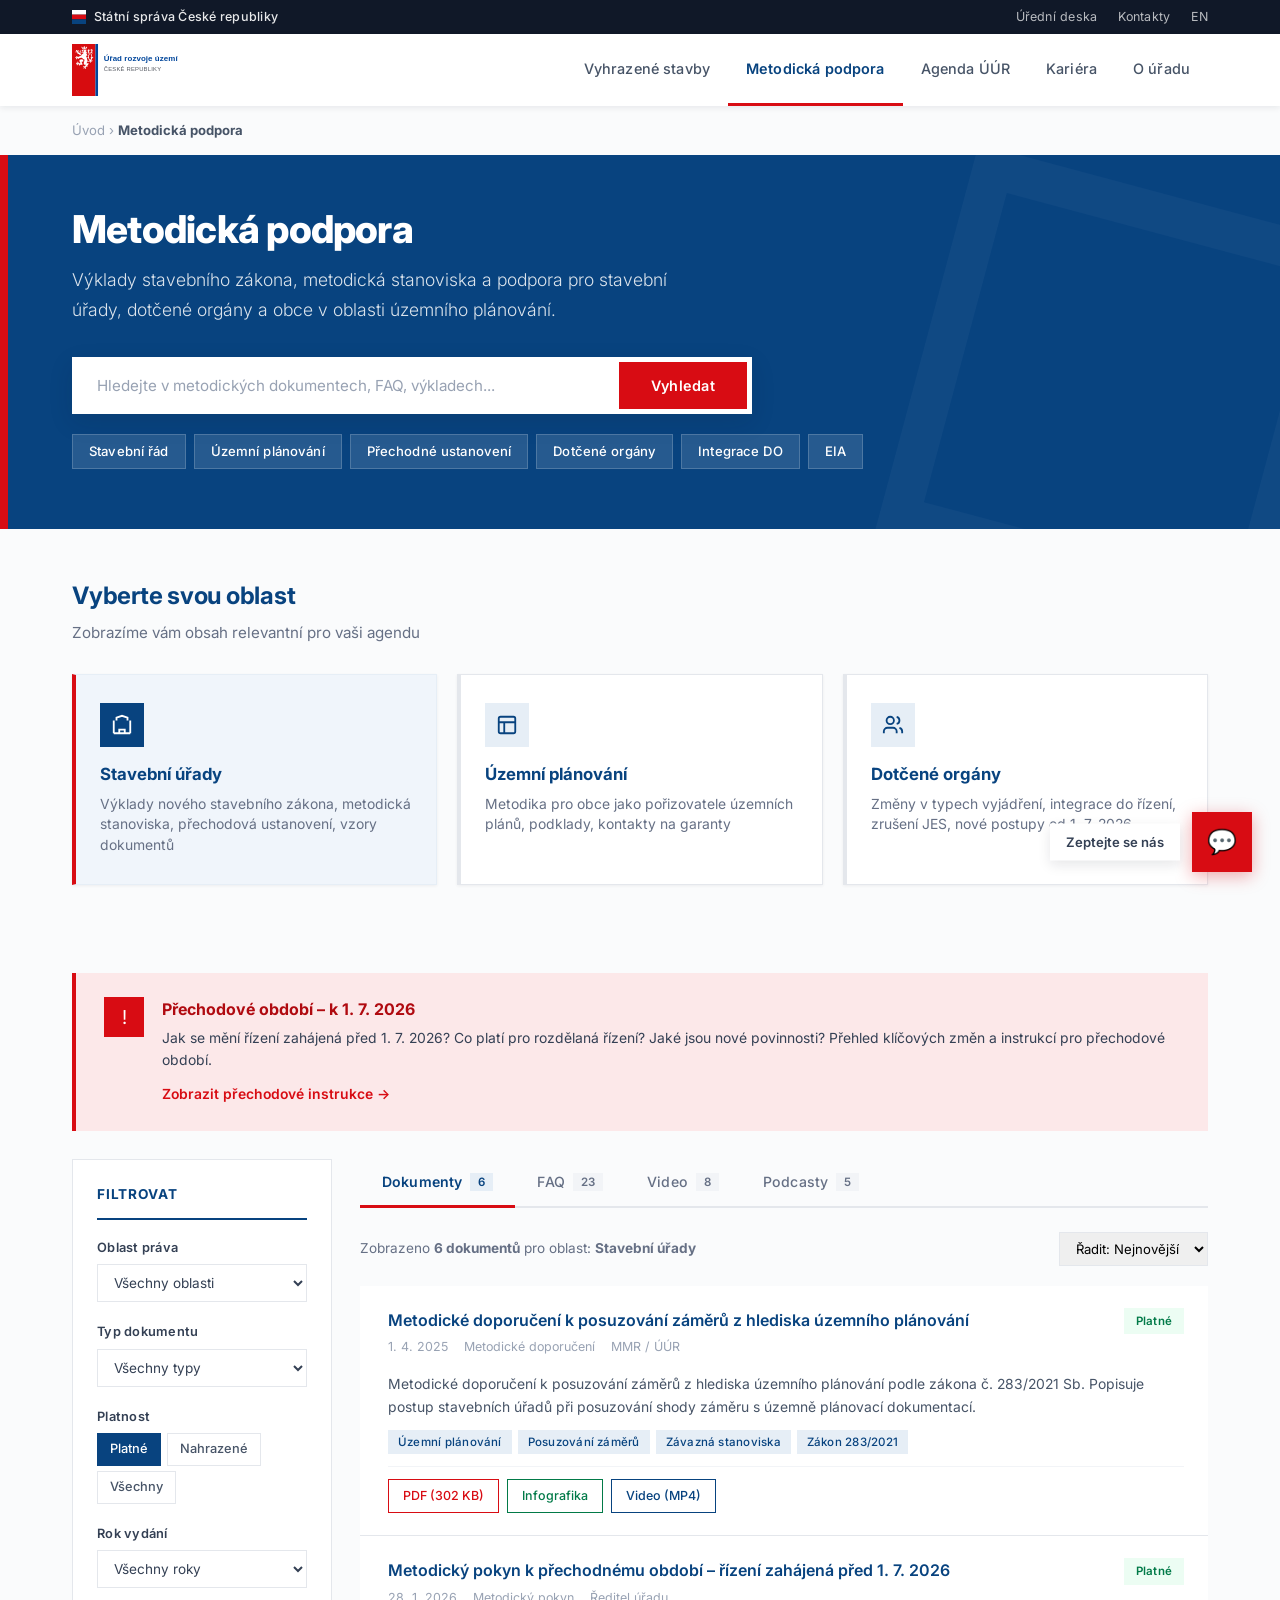
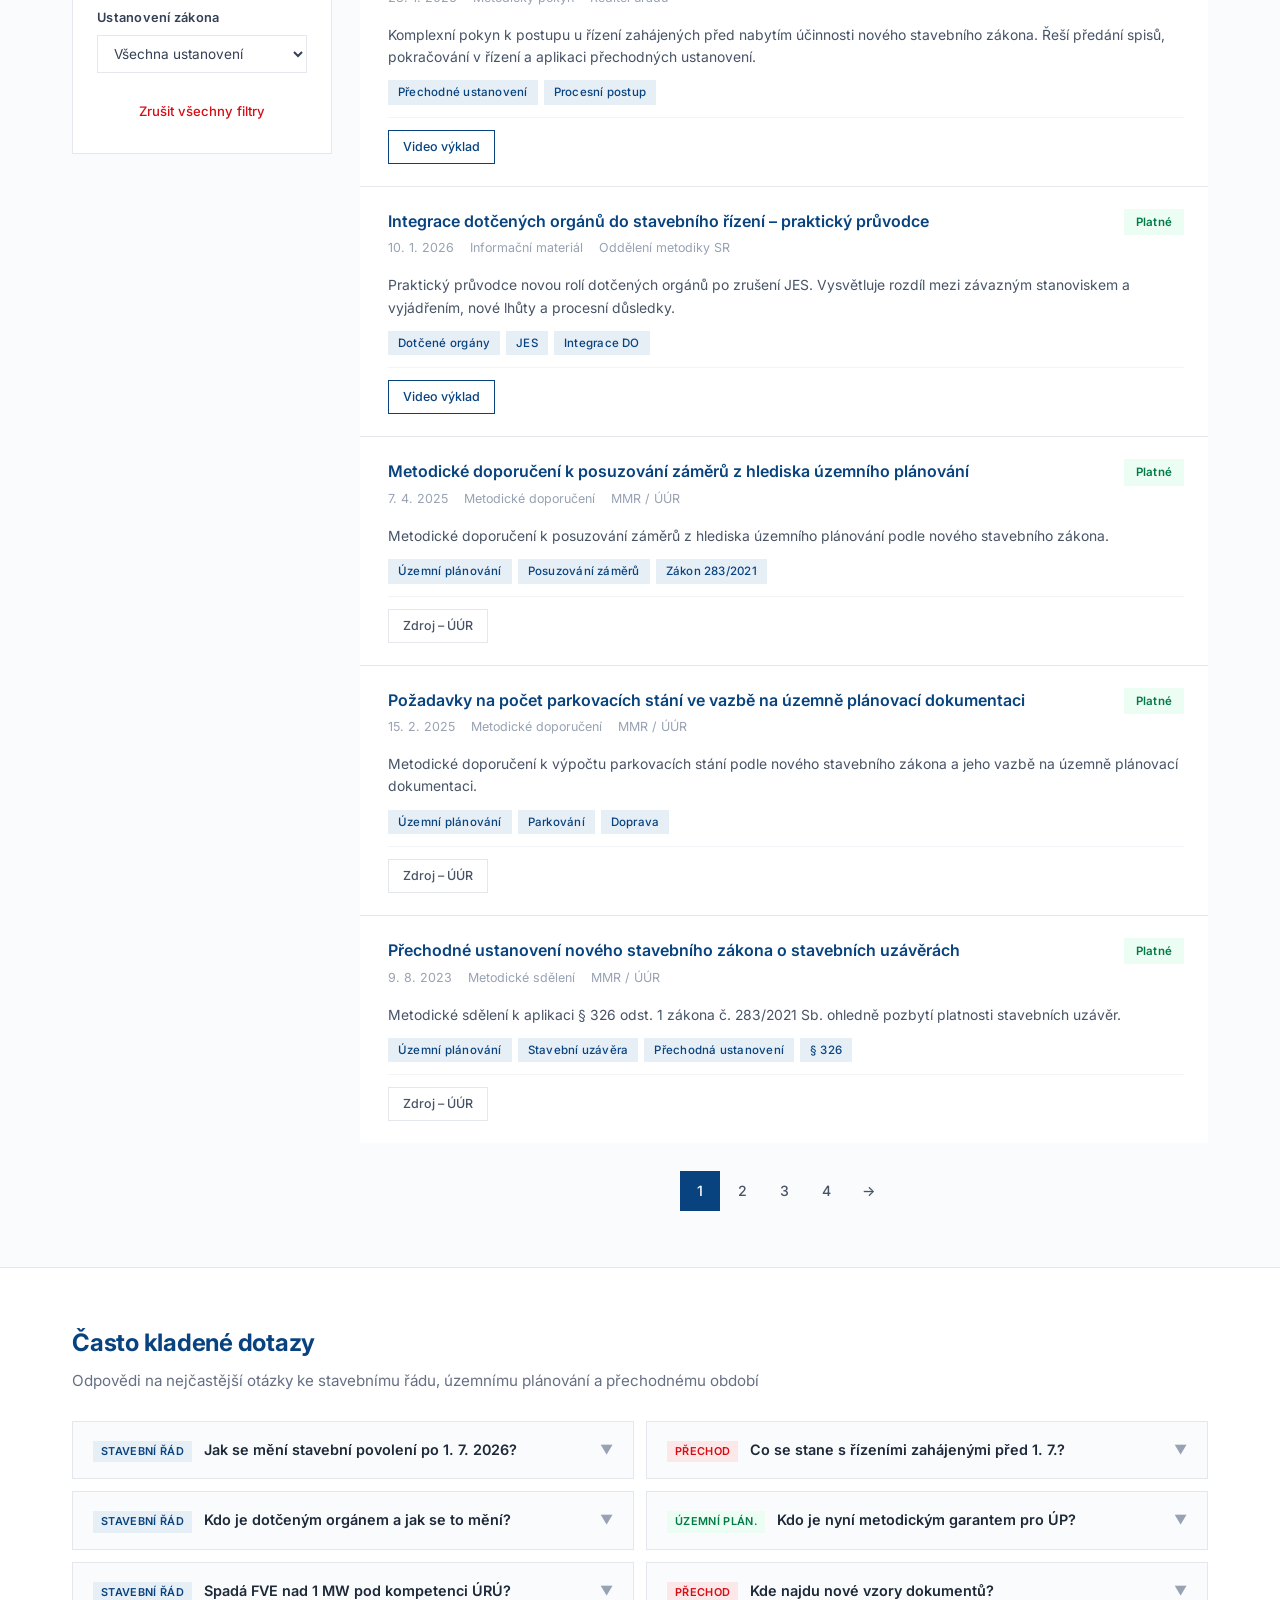
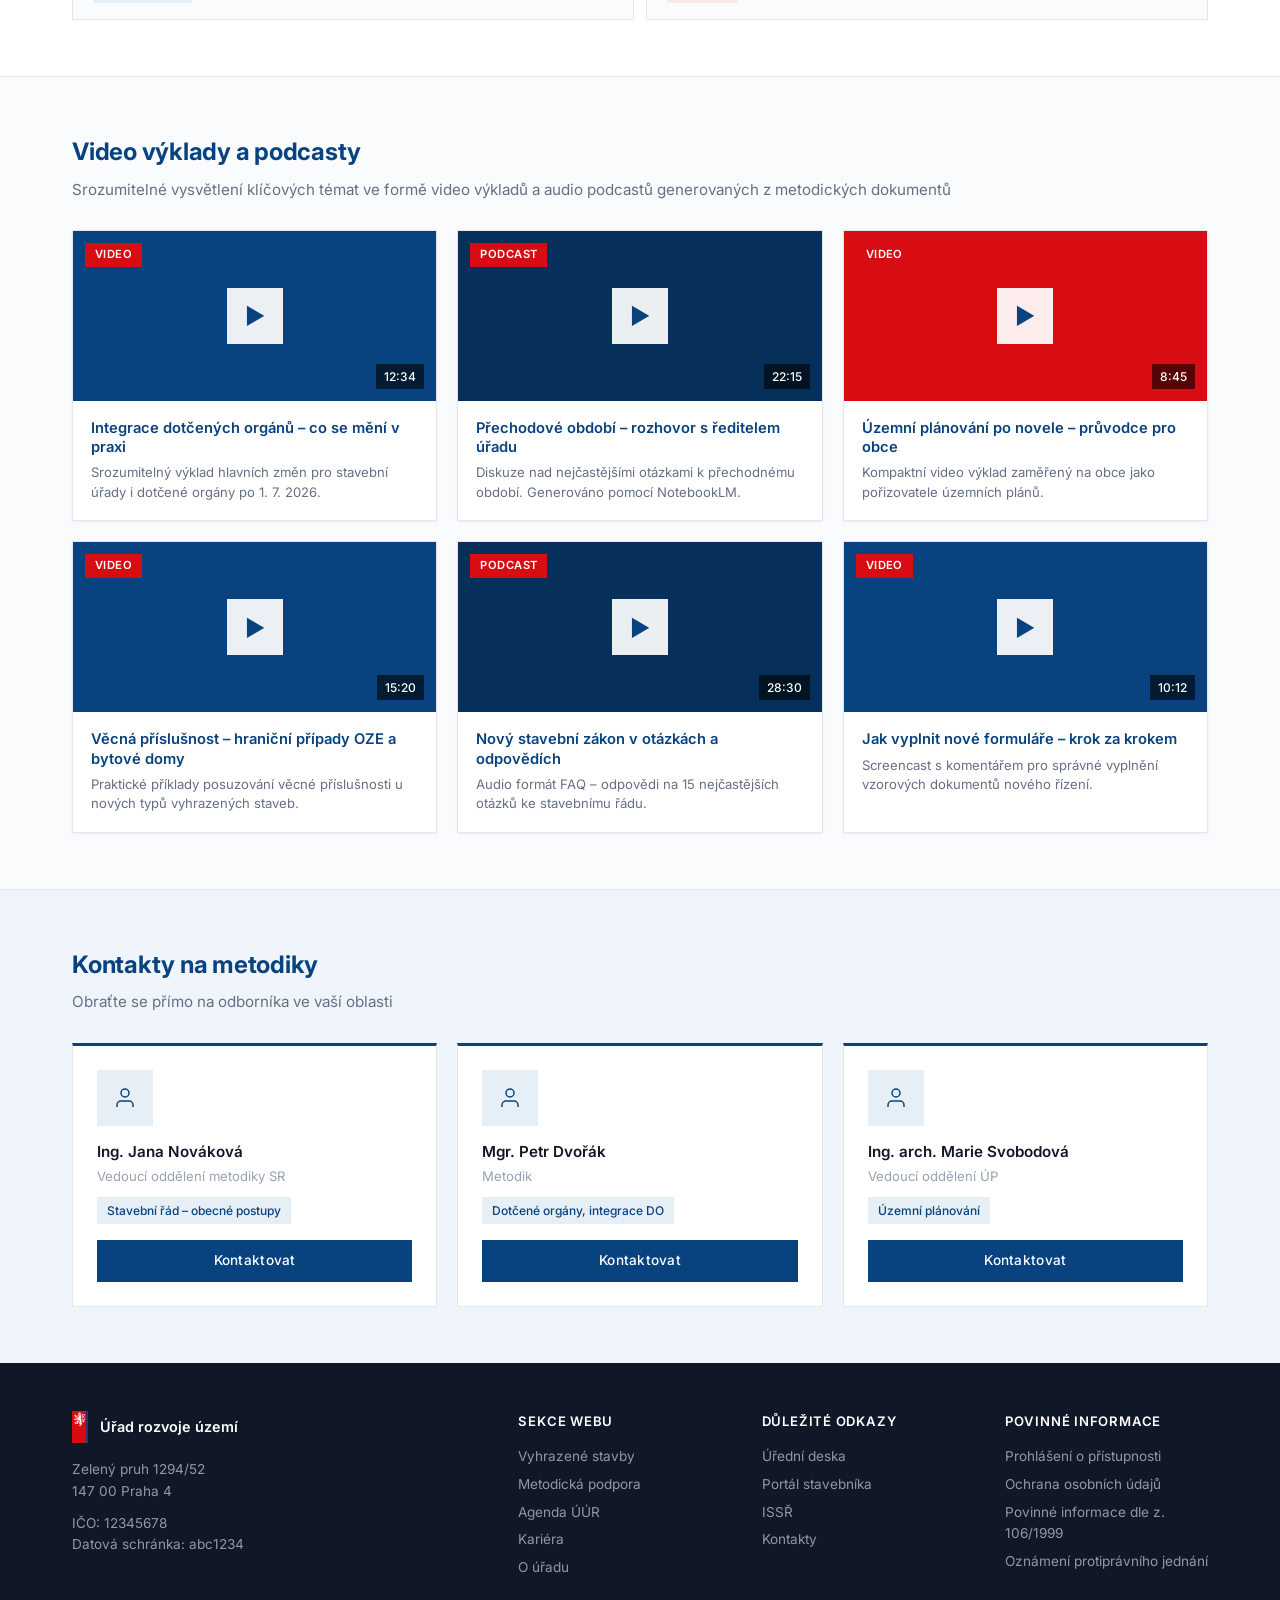
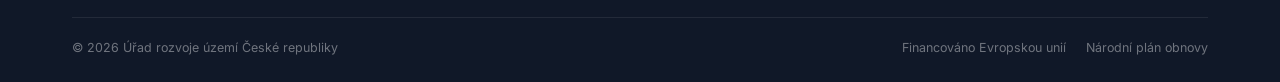
<file: index.html>
<!DOCTYPE html>
<html lang="cs">
<head>
    <meta charset="UTF-8">
    <meta name="viewport" content="width=device-width, initial-scale=1.0">
    <title>ÚRÚ – Metodická podpora</title>
    <!-- Czechia Sans™ není veřejně dostupný webfont – v produkci nahradit.
         Pro mockup používáme Inter jako nejbližší aproximaci. -->
    <link rel="preconnect" href="https://fonts.googleapis.com">
    <link rel="preconnect" href="https://fonts.gstatic.com" crossorigin>
    <link href="https://fonts.googleapis.com/css2?family=Inter:wght@300;400;500;600;700;800&display=swap" rel="stylesheet">
    <link rel="stylesheet" href="css/style.css">
</head>
<body>

<!-- SHARED HEADER (rendered by components.js) -->
<div id="site-header"></div>

<!-- BREADCRUMB -->
<div class="container">
    <div class="breadcrumb">
        <a href="#">Úvod</a> &rsaquo; <strong>Metodická podpora</strong>
    </div>
</div>

<!-- HERO -->
<section class="hero">
    <div class="container">
        <h1>Metodická podpora</h1>
        <p>Výklady stavebního zákona, metodická stanoviska a podpora pro stavební úřady, dotčené orgány a obce v oblasti územního plánování.</p>
        <div class="search-bar">
            <input type="text" placeholder="Hledejte v metodických dokumentech, FAQ, výkladech...">
            <button>Vyhledat</button>
        </div>
        <div class="hero-tags">
            <span class="hero-tag">Stavební řád</span>
            <span class="hero-tag">Územní plánování</span>
            <span class="hero-tag">Přechodné ustanovení</span>
            <span class="hero-tag">Dotčené orgány</span>
            <span class="hero-tag">Integrace DO</span>
            <span class="hero-tag">EIA</span>
        </div>
    </div>
</section>

<!-- AUDIENCE CARDS -->
<section class="audience-section">
    <div class="container">
        <div class="section-intro">
            <h2>Vyberte svou oblast</h2>
            <p>Zobrazíme vám obsah relevantní pro vaši agendu</p>
        </div>
        <div class="audience-cards">
            <div class="audience-card active" data-audience="stavebni-urady" onclick="selectAudience(this)">
                <div class="card-icon">
                    <svg width="22" height="22" viewBox="0 0 24 24" fill="none" stroke="currentColor" stroke-width="2"><path d="M3 21h18M3 7v14M21 7v14M6 7V4l6-2 6 2v3M9 21v-4h6v4M9 11h.01M15 11h.01M9 15h.01M15 15h.01"/></svg>
                </div>
                <h3>Stavební úřady</h3>
                <p>Výklady nového stavebního zákona, metodická stanoviska, přechodová ustanovení, vzory dokumentů</p>
            </div>
            <div class="audience-card" data-audience="uzemni-planovani" onclick="selectAudience(this)">
                <div class="card-icon">
                    <svg width="22" height="22" viewBox="0 0 24 24" fill="none" stroke="currentColor" stroke-width="2"><rect x="3" y="3" width="18" height="18" rx="2"/><path d="M3 9h18M9 21V9"/></svg>
                </div>
                <h3>Územní plánování</h3>
                <p>Metodika pro obce jako pořizovatele územních plánů, podklady, kontakty na garanty</p>
            </div>
            <div class="audience-card" data-audience="dotcene-organy" onclick="selectAudience(this)">
                <div class="card-icon">
                    <svg width="22" height="22" viewBox="0 0 24 24" fill="none" stroke="currentColor" stroke-width="2"><path d="M16 21v-2a4 4 0 0 0-4-4H6a4 4 0 0 0-4 4v2M9 11a4 4 0 1 0 0-8 4 4 0 0 0 0 8zM22 21v-2a4 4 0 0 0-3-3.87M16 3.13a4 4 0 0 1 0 7.75"/></svg>
                </div>
                <h3>Dotčené orgány</h3>
                <p>Změny v typech vyjádření, integrace do řízení, zrušení JES, nové postupy od 1. 7. 2026</p>
            </div>
        </div>
    </div>
</section>

<!-- MAIN CONTENT WITH FILTERS -->
<section class="content-section">
    <div class="container">

        <!-- TRANSITION BANNER -->
        <div class="transition-banner">
            <div class="banner-icon">!</div>
            <div>
                <h3>Přechodové období – k 1. 7. 2026</h3>
                <p>Jak se mění řízení zahájená před 1. 7. 2026? Co platí pro rozdělaná řízení? Jaké jsou nové povinnosti? Přehled klíčových změn a instrukcí pro přechodové období.</p>
                <a href="#">Zobrazit přechodové instrukce &rarr;</a>
            </div>
        </div>

        <div class="content-grid">
            <!-- SIDEBAR -->
            <aside class="sidebar">
                <h3>Filtrovat</h3>

                <div class="filter-group">
                    <label>Oblast práva</label>
                    <select>
                        <option>Všechny oblasti</option>
                        <option>Stavební řád</option>
                        <option>Územní plánování</option>
                        <option>Ochrana přírody</option>
                        <option>EIA</option>
                        <option>Památková péče</option>
                        <option>Vodní hospodářství</option>
                    </select>
                </div>

                <div class="filter-group">
                    <label>Typ dokumentu</label>
                    <select>
                        <option>Všechny typy</option>
                        <option>Metodické stanovisko</option>
                        <option>Výkladové stanovisko</option>
                        <option>Metodický pokyn</option>
                        <option>Vzorový dokument</option>
                        <option>Informační materiál</option>
                    </select>
                </div>

                <div class="filter-group">
                    <label>Platnost</label>
                    <div class="filter-tags">
                        <span class="filter-tag active">Platné</span>
                        <span class="filter-tag">Nahrazené</span>
                        <span class="filter-tag">Všechny</span>
                    </div>
                </div>

                <div class="filter-group">
                    <label>Rok vydání</label>
                    <select>
                        <option>Všechny roky</option>
                        <option>2026</option>
                        <option>2025</option>
                        <option>2024</option>
                        <option>Starší</option>
                    </select>
                </div>

                <div class="filter-group">
                    <label>Ustanovení zákona</label>
                    <select>
                        <option>Všechna ustanovení</option>
                        <option>§ 172 – Stavební povolení</option>
                        <option>§ 184 – Územní řízení</option>
                        <option>§ 196 – Kolaudace</option>
                        <option>§ 200 – Změna stavby</option>
                    </select>
                </div>

                <button class="filter-reset">Zrušit všechny filtry</button>
            </aside>

            <!-- CONTENT -->
            <div class="main-content">
                <div class="content-tabs">
                    <button class="content-tab active" onclick="switchTab(this, 'documents')">
                        Dokumenty <span class="badge">47</span>
                    </button>
                    <button class="content-tab" onclick="switchTab(this, 'faq')">
                        FAQ <span class="badge">23</span>
                    </button>
                    <button class="content-tab" onclick="switchTab(this, 'video')">
                        Video <span class="badge">8</span>
                    </button>
                    <button class="content-tab" onclick="switchTab(this, 'podcast')">
                        Podcasty <span class="badge">5</span>
                    </button>
                </div>

                <div class="results-bar">
                    <span id="results-summary">Zobrazeno <strong>–</strong> dokumentů</span>
                    <select id="sort-select">
                        <option value="newest">Řadit: Nejnovější</option>
                        <option value="oldest">Řadit: Nejstarší</option>
                    </select>
                </div>

                <!-- Document list – dynamically rendered from data/documents.json -->
                <div class="doc-list" id="content-documents">
                    <p class="loading-msg">Načítání dokumentů...</p>
                </div>

                <div class="pagination">
                    <a href="#" class="active">1</a>
                    <a href="#">2</a>
                    <a href="#">3</a>
                    <a href="#">4</a>
                    <a href="#">&rarr;</a>
                </div>
            </div>
        </div>
    </div>
</section>

<!-- FAQ SECTION -->
<section class="faq-section" id="faq">
    <div class="container">
        <div class="section-intro">
            <h2>Často kladené dotazy</h2>
            <p>Odpovědi na nejčastější otázky ke stavebnímu řádu, územnímu plánování a přechodnému období</p>
        </div>

        <div class="faq-grid">
            <div class="faq-item">
                <div class="faq-question" onclick="toggleFaq(this)">
                    <span><span class="faq-category-tag sr">Stavební řád</span> Jak se mění stavební povolení po 1. 7. 2026?</span>
                    <span class="arrow">&#9660;</span>
                </div>
                <div class="faq-answer">
                    Od 1. 7. 2026 se stavební povolení vydává podle nového stavebního zákona. Hlavní změnou je integrace dotčených orgánů přímo do řízení – stavebník již nebude muset separátně obstarávat závazná stanoviska. Lhůty pro vydání rozhodnutí se zkracují na 30/60 dní dle kategorie stavby.
                </div>
            </div>

            <div class="faq-item">
                <div class="faq-question" onclick="toggleFaq(this)">
                    <span><span class="faq-category-tag prechod">Přechod</span> Co se stane s řízeními zahájenými před 1. 7.?</span>
                    <span class="arrow">&#9660;</span>
                </div>
                <div class="faq-answer">
                    Řízení zahájená před 1. 7. 2026 se dokončí podle dosavadních předpisů. Pokud nebylo vydáno rozhodnutí do 1. 7., spis se předá věcně příslušnému orgánu dle nového zákona. Podrobnosti upravují přechodná ustanovení § 325–329 nového stavebního zákona.
                </div>
            </div>

            <div class="faq-item">
                <div class="faq-question" onclick="toggleFaq(this)">
                    <span><span class="faq-category-tag sr">Stavební řád</span> Kdo je dotčeným orgánem a jak se to mění?</span>
                    <span class="arrow">&#9660;</span>
                </div>
                <div class="faq-answer">
                    Dotčené orgány (hygienici, hasiči, ochrana přírody, památkáři aj.) od 1. 7. 2026 vydávají vyjádření místo závazných stanovisek. Ruší se jednotné environmentální stanovisko (JES). Dotčené orgány se stávají součástí integrovaného řízení.
                </div>
            </div>

            <div class="faq-item">
                <div class="faq-question" onclick="toggleFaq(this)">
                    <span><span class="faq-category-tag up">Územní plán.</span> Kdo je nyní metodickým garantem pro ÚP?</span>
                    <span class="arrow">&#9660;</span>
                </div>
                <div class="faq-answer">
                    Od 1. 7. 2026 přechází metodická podpora pro územní plánování z MMR na ÚRÚ. Metodickým garantem pro územní plánování je Oddělení územního plánování ÚRÚ. Kontakty na jednotlivé metodiky najdete v sekci Kontakty na metodiky.
                </div>
            </div>

            <div class="faq-item">
                <div class="faq-question" onclick="toggleFaq(this)">
                    <span><span class="faq-category-tag sr">Stavební řád</span> Spadá FVE nad 1 MW pod kompetenci ÚRÚ?</span>
                    <span class="arrow">&#9660;</span>
                </div>
                <div class="faq-answer">
                    Ano, fotovoltaické elektrárny s instalovaným výkonem nad 1 MW spadají do kategorie vyhrazených staveb a řízení vede ÚRÚ. Bateriová úložiště nad stanovenou kapacitu rovněž. Podrobnosti viz Výklad k § 172 odst. 3 stavebního zákona.
                </div>
            </div>

            <div class="faq-item">
                <div class="faq-question" onclick="toggleFaq(this)">
                    <span><span class="faq-category-tag prechod">Přechod</span> Kde najdu nové vzory dokumentů?</span>
                    <span class="arrow">&#9660;</span>
                </div>
                <div class="faq-answer">
                    Vzory dokumentů pro nová řízení jsou ke stažení v sekci Metodická stanoviska pod filtrem „Vzorový dokument". Každý vzor je doplněn o komentář a video výklad s vysvětlením správného vyplnění.
                </div>
            </div>
        </div>
    </div>
</section>

<!-- MULTIMEDIA SECTION -->
<section class="multimedia-section" id="multimedia">
    <div class="container">
        <div class="section-intro">
            <h2>Video výklady a podcasty</h2>
            <p>Srozumitelné vysvětlení klíčových témat ve formě video výkladů a audio podcastů generovaných z metodických dokumentů</p>
        </div>

        <div class="media-grid">
            <div class="media-card">
                <div class="media-thumbnail">
                    <div class="play-btn">&#9654;</div>
                    <span class="media-badge">Video</span>
                    <span class="media-duration">12:34</span>
                </div>
                <div class="media-body">
                    <h4>Integrace dotčených orgánů – co se mění v praxi</h4>
                    <p>Srozumitelný výklad hlavních změn pro stavební úřady i dotčené orgány po 1. 7. 2026.</p>
                </div>
            </div>

            <div class="media-card">
                <div class="media-thumbnail podcast">
                    <div class="play-btn">&#9654;</div>
                    <span class="media-badge">Podcast</span>
                    <span class="media-duration">22:15</span>
                </div>
                <div class="media-body">
                    <h4>Přechodové období – rozhovor s ředitelem úřadu</h4>
                    <p>Diskuze nad nejčastějšími otázkami k přechodnému období. Generováno pomocí NotebookLM.</p>
                </div>
            </div>

            <div class="media-card">
                <div class="media-thumbnail" style="background: var(--cz-red);">
                    <div class="play-btn">&#9654;</div>
                    <span class="media-badge">Video</span>
                    <span class="media-duration">8:45</span>
                </div>
                <div class="media-body">
                    <h4>Územní plánování po novele – průvodce pro obce</h4>
                    <p>Kompaktní video výklad zaměřený na obce jako pořizovatele územních plánů.</p>
                </div>
            </div>

            <div class="media-card">
                <div class="media-thumbnail">
                    <div class="play-btn">&#9654;</div>
                    <span class="media-badge">Video</span>
                    <span class="media-duration">15:20</span>
                </div>
                <div class="media-body">
                    <h4>Věcná příslušnost – hraniční případy OZE a bytové domy</h4>
                    <p>Praktické příklady posuzování věcné příslušnosti u nových typů vyhrazených staveb.</p>
                </div>
            </div>

            <div class="media-card">
                <div class="media-thumbnail podcast">
                    <div class="play-btn">&#9654;</div>
                    <span class="media-badge">Podcast</span>
                    <span class="media-duration">28:30</span>
                </div>
                <div class="media-body">
                    <h4>Nový stavební zákon v otázkách a odpovědích</h4>
                    <p>Audio formát FAQ – odpovědi na 15 nejčastějších otázků ke stavebnímu řádu.</p>
                </div>
            </div>

            <div class="media-card">
                <div class="media-thumbnail">
                    <div class="play-btn">&#9654;</div>
                    <span class="media-badge">Video</span>
                    <span class="media-duration">10:12</span>
                </div>
                <div class="media-body">
                    <h4>Jak vyplnit nové formuláře – krok za krokem</h4>
                    <p>Screencast s komentářem pro správné vyplnění vzorových dokumentů nového řízení.</p>
                </div>
            </div>
        </div>
    </div>
</section>

<!-- CONTACTS -->
<section class="contacts-section" id="contacts">
    <div class="container">
        <div class="section-intro">
            <h2>Kontakty na metodiky</h2>
            <p>Obraťte se přímo na odborníka ve vaší oblasti</p>
        </div>

        <div class="contacts-grid">
            <div class="contact-card">
                <div class="contact-avatar">
                    <svg width="24" height="24" viewBox="0 0 24 24" fill="none" stroke="currentColor" stroke-width="1.5"><path d="M20 21v-2a4 4 0 0 0-4-4H8a4 4 0 0 0-4 4v2M12 11a4 4 0 1 0 0-8 4 4 0 0 0 0 8z"/></svg>
                </div>
                <h4>Ing. Jana Nováková</h4>
                <div class="role">Vedoucí oddělení metodiky SR</div>
                <div class="area">Stavební řád – obecné postupy</div>
                <a href="#" class="contact-link">Kontaktovat</a>
            </div>
            <div class="contact-card">
                <div class="contact-avatar">
                    <svg width="24" height="24" viewBox="0 0 24 24" fill="none" stroke="currentColor" stroke-width="1.5"><path d="M20 21v-2a4 4 0 0 0-4-4H8a4 4 0 0 0-4 4v2M12 11a4 4 0 1 0 0-8 4 4 0 0 0 0 8z"/></svg>
                </div>
                <h4>Mgr. Petr Dvořák</h4>
                <div class="role">Metodik</div>
                <div class="area">Dotčené orgány, integrace DO</div>
                <a href="#" class="contact-link">Kontaktovat</a>
            </div>
            <div class="contact-card">
                <div class="contact-avatar">
                    <svg width="24" height="24" viewBox="0 0 24 24" fill="none" stroke="currentColor" stroke-width="1.5"><path d="M20 21v-2a4 4 0 0 0-4-4H8a4 4 0 0 0-4 4v2M12 11a4 4 0 1 0 0-8 4 4 0 0 0 0 8z"/></svg>
                </div>
                <h4>Ing. arch. Marie Svobodová</h4>
                <div class="role">Vedoucí oddělení ÚP</div>
                <div class="area">Územní plánování</div>
                <a href="#" class="contact-link">Kontaktovat</a>
            </div>
        </div>
    </div>
</section>

<!-- SHARED FOOTER (rendered by components.js) -->
<div id="site-footer"></div>

<!-- SHARED CHATBOT (rendered by components.js) -->
<div id="site-chatbot"></div>

<!-- Scripts -->
<script src="js/components.js"></script>
<script src="js/main.js"></script>

</body>
</html>
</file>
<file: css/style.css>
/* ============================================================
   ÚRÚ – Metodická podpora
   Jednotný vizuální styl České republiky
   ============================================================
   Červená:  #d80c13  (Pantone 485 C)
   Modrá:   #08437f  (Pantone Reflex Blue C)
   Bílá:    #ffffff
   Font:    Czechia Sans™ (Inter jako aproximace)
   ============================================================ */

:root {
    --cz-red: #d80c13;
    --cz-red-dark: #b00a10;
    --cz-red-light: #fce8e9;
    --cz-blue: #08437f;
    --cz-blue-dark: #062f5a;
    --cz-blue-light: #e6eef6;
    --cz-blue-pale: #f0f5fb;
    --white: #ffffff;
    --gray-50: #fafbfc;
    --gray-100: #f2f4f7;
    --gray-200: #e4e7ec;
    --gray-300: #cdd3dc;
    --gray-400: #98a2b3;
    --gray-500: #667085;
    --gray-600: #475467;
    --gray-700: #344054;
    --gray-800: #1d2939;
    --gray-900: #101828;
    --success: #12b76a;
    --warning: #f79009;
    --shadow-sm: 0 1px 3px rgba(16,24,40,0.06);
    --shadow: 0 2px 6px rgba(16,24,40,0.08);
    --shadow-md: 0 4px 12px rgba(16,24,40,0.10);
    --shadow-lg: 0 8px 24px rgba(16,24,40,0.12);
    --transition: 0.15s ease;
}

* { margin: 0; padding: 0; box-sizing: border-box; }

body {
    font-family: 'Inter', system-ui, -apple-system, sans-serif;
    background: var(--gray-50);
    color: var(--gray-900);
    line-height: 1.6;
    -webkit-font-smoothing: antialiased;
}

.container { max-width: 1200px; margin: 0 auto; padding: 0 32px; }

/* ===== UTILITY: Modrý vertikální pruh — klíčový prvek JVS ===== */
.jvs-stripe {
    position: relative;
}
.jvs-stripe::before {
    content: '';
    position: absolute;
    left: 0;
    top: 0;
    bottom: 0;
    width: 4px;
    background: var(--cz-blue);
}

/* ===== TOP BAR ===== */
.top-bar {
    background: var(--gray-900);
    color: rgba(255,255,255,0.7);
    font-size: 0.78rem;
    padding: 7px 0;
    letter-spacing: 0.02em;
}
.top-bar .container {
    display: flex;
    justify-content: space-between;
    align-items: center;
}
.top-bar-left {
    display: flex;
    gap: 20px;
}
.top-bar a {
    color: rgba(255,255,255,0.7);
    text-decoration: none;
    transition: var(--transition);
}
.top-bar a:hover { color: white; }
.top-bar .gov-label {
    font-weight: 500;
    color: rgba(255,255,255,0.9);
    display: flex;
    align-items: center;
    gap: 8px;
}

/* ===== HEADER ===== */
header {
    background: var(--white);
    position: sticky;
    top: 0;
    z-index: 100;
    box-shadow: var(--shadow);
}
.header-inner {
    display: flex;
    align-items: center;
    justify-content: space-between;
    padding: 0;
    height: 72px;
}
.logo {
    display: flex;
    align-items: center;
    gap: 16px;
    text-decoration: none;
    color: var(--gray-900);
}
.logo-mark {
    display: flex;
    align-items: center;
    height: 52px;
    gap: 0;
    flex-shrink: 0;
}
.logo-mark img {
    height: 52px;
    width: auto;
    display: block;
}
.logo-text {
    display: flex;
    flex-direction: column;
    justify-content: center;
}
.logo-text .institution {
    font-size: 1.05rem;
    font-weight: 700;
    color: var(--cz-blue);
    line-height: 1.2;
    letter-spacing: -0.01em;
}
.logo-text .country {
    font-size: 0.78rem;
    font-weight: 400;
    color: var(--gray-500);
    letter-spacing: 0.04em;
    text-transform: uppercase;
}

nav { display: flex; align-items: center; }
nav ul {
    display: flex;
    list-style: none;
    gap: 0;
}
nav a {
    display: flex;
    align-items: center;
    height: 72px;
    padding: 0 18px;
    text-decoration: none;
    color: var(--gray-600);
    font-size: 0.9rem;
    font-weight: 500;
    transition: var(--transition);
    border-bottom: 3px solid transparent;
    letter-spacing: 0.01em;
}
nav a:hover {
    color: var(--cz-blue);
    border-bottom-color: var(--cz-blue);
    background: var(--cz-blue-pale);
}
nav a.active {
    color: var(--cz-blue);
    border-bottom-color: var(--cz-red);
    font-weight: 600;
}

/* ===== BREADCRUMB ===== */
.breadcrumb {
    padding: 14px 0;
    font-size: 0.82rem;
    color: var(--gray-400);
}
.breadcrumb a { color: var(--gray-400); text-decoration: none; }
.breadcrumb a:hover { color: var(--cz-blue); }
.breadcrumb strong { color: var(--gray-600); }

/* ===== HERO ===== */
.hero {
    background: var(--cz-blue);
    color: white;
    padding: 52px 0 60px;
    position: relative;
    overflow: hidden;
}
.hero::before {
    content: '';
    position: absolute;
    left: 0;
    top: 0;
    bottom: 0;
    width: 8px;
    background: var(--cz-red);
}
.hero::after {
    content: '';
    position: absolute;
    right: -40px;
    bottom: -60px;
    width: 320px;
    height: 320px;
    border: 40px solid rgba(255,255,255,0.03);
    border-radius: 0;
    transform: rotate(15deg);
}
.hero h1 {
    font-size: 2.4rem;
    margin-bottom: 14px;
    font-weight: 800;
    letter-spacing: -0.02em;
    line-height: 1.15;
}
.hero p {
    font-size: 1.1rem;
    opacity: 0.85;
    max-width: 640px;
    margin-bottom: 32px;
    font-weight: 300;
    line-height: 1.7;
}

/* ===== SEARCH BAR ===== */
.search-bar {
    background: var(--white);
    padding: 5px;
    display: flex;
    max-width: 680px;
    box-shadow: var(--shadow-lg);
}
.search-bar input {
    flex: 1;
    border: none;
    padding: 14px 20px;
    font-size: 0.95rem;
    font-family: inherit;
    outline: none;
    background: transparent;
    color: var(--gray-900);
}
.search-bar input::placeholder { color: var(--gray-400); }
.search-bar button {
    background: var(--cz-red);
    color: white;
    border: none;
    padding: 14px 32px;
    font-size: 0.9rem;
    font-weight: 600;
    font-family: inherit;
    cursor: pointer;
    transition: var(--transition);
    letter-spacing: 0.02em;
}
.search-bar button:hover { background: var(--cz-red-dark); }

.hero-tags {
    margin-top: 20px;
    display: flex;
    gap: 8px;
    flex-wrap: wrap;
}
.hero-tag {
    background: rgba(255,255,255,0.12);
    color: white;
    padding: 6px 16px;
    font-size: 0.82rem;
    cursor: pointer;
    transition: var(--transition);
    border: 1px solid rgba(255,255,255,0.18);
    font-weight: 500;
    letter-spacing: 0.01em;
}
.hero-tag:hover {
    background: rgba(255,255,255,0.22);
    border-color: rgba(255,255,255,0.3);
}

/* ===== AUDIENCE SECTION ===== */
.audience-section { padding: 48px 0; }
.section-intro { margin-bottom: 28px; }
.section-intro h2 {
    font-size: 1.5rem;
    color: var(--cz-blue);
    margin-bottom: 6px;
    font-weight: 700;
    letter-spacing: -0.01em;
}
.section-intro p {
    color: var(--gray-500);
    font-size: 0.95rem;
}

.audience-cards {
    display: grid;
    grid-template-columns: repeat(3, 1fr);
    gap: 20px;
    margin-bottom: 40px;
}
.audience-card {
    background: var(--white);
    padding: 28px 24px;
    cursor: pointer;
    transition: var(--transition);
    border: 1px solid var(--gray-200);
    border-left: 4px solid var(--gray-200);
    box-shadow: var(--shadow-sm);
}
.audience-card:hover {
    border-left-color: var(--cz-blue);
    box-shadow: var(--shadow-md);
    transform: translateY(-1px);
}
.audience-card.active {
    border-left-color: var(--cz-red);
    background: var(--cz-blue-pale);
    border-color: var(--cz-blue-light);
    border-left-color: var(--cz-red);
}
.audience-card .card-icon {
    width: 44px;
    height: 44px;
    display: flex;
    align-items: center;
    justify-content: center;
    margin-bottom: 14px;
    background: var(--cz-blue-light);
    color: var(--cz-blue);
}
.audience-card.active .card-icon {
    background: var(--cz-blue);
    color: white;
}
.audience-card h3 {
    font-size: 1.05rem;
    margin-bottom: 6px;
    color: var(--cz-blue);
    font-weight: 700;
}
.audience-card p { font-size: 0.87rem; color: var(--gray-500); line-height: 1.5; }

/* ===== CONTENT GRID ===== */
.content-section { padding: 0 0 56px; }
.content-grid {
    display: grid;
    grid-template-columns: 260px 1fr;
    gap: 28px;
}

/* SIDEBAR */
.sidebar {
    background: var(--white);
    border: 1px solid var(--gray-200);
    padding: 24px;
    position: sticky;
    top: 90px;
    height: fit-content;
}
.sidebar h3 {
    font-size: 0.85rem;
    color: var(--cz-blue);
    margin-bottom: 18px;
    padding-bottom: 12px;
    border-bottom: 2px solid var(--cz-blue);
    text-transform: uppercase;
    letter-spacing: 0.06em;
    font-weight: 700;
}
.filter-group { margin-bottom: 20px; }
.filter-group label {
    display: block;
    font-size: 0.8rem;
    font-weight: 600;
    color: var(--gray-700);
    margin-bottom: 6px;
    letter-spacing: 0.02em;
}
.filter-group select {
    width: 100%;
    padding: 9px 12px;
    border: 1px solid var(--gray-200);
    font-size: 0.85rem;
    font-family: inherit;
    background: var(--white);
    color: var(--gray-700);
    cursor: pointer;
    transition: var(--transition);
}
.filter-group select:focus {
    border-color: var(--cz-blue);
    outline: 2px solid var(--cz-blue-light);
}
.filter-tags { display: flex; flex-wrap: wrap; gap: 6px; }
.filter-tag {
    padding: 5px 12px;
    border: 1px solid var(--gray-200);
    font-size: 0.8rem;
    cursor: pointer;
    transition: var(--transition);
    color: var(--gray-600);
    background: var(--white);
    font-weight: 500;
}
.filter-tag:hover { border-color: var(--cz-blue); color: var(--cz-blue); }
.filter-tag.active {
    background: var(--cz-blue);
    color: white;
    border-color: var(--cz-blue);
}
.filter-reset {
    display: block;
    text-align: center;
    padding: 10px;
    color: var(--cz-red);
    font-size: 0.82rem;
    cursor: pointer;
    border: none;
    background: none;
    width: 100%;
    margin-top: 12px;
    font-family: inherit;
    font-weight: 500;
}
.filter-reset:hover { text-decoration: underline; }

/* CONTENT TABS */
.content-tabs {
    display: flex;
    gap: 0;
    margin-bottom: 24px;
    border-bottom: 2px solid var(--gray-200);
}
.content-tab {
    padding: 14px 22px;
    cursor: pointer;
    font-size: 0.88rem;
    font-weight: 500;
    color: var(--gray-500);
    transition: var(--transition);
    border: none;
    background: none;
    font-family: inherit;
    display: flex;
    align-items: center;
    gap: 8px;
    border-bottom: 3px solid transparent;
    margin-bottom: -2px;
    letter-spacing: 0.01em;
}
.content-tab:hover { color: var(--cz-blue); }
.content-tab.active {
    color: var(--cz-blue);
    border-bottom-color: var(--cz-red);
    font-weight: 600;
}
.content-tab .badge {
    background: var(--gray-100);
    padding: 2px 8px;
    font-size: 0.72rem;
    font-weight: 600;
    color: var(--gray-500);
}
.content-tab.active .badge {
    background: var(--cz-blue-light);
    color: var(--cz-blue);
}

/* RESULTS BAR */
.results-bar {
    display: flex;
    justify-content: space-between;
    align-items: center;
    margin-bottom: 20px;
    font-size: 0.85rem;
    color: var(--gray-500);
}
.results-bar select {
    padding: 7px 12px;
    border: 1px solid var(--gray-200);
    font-size: 0.82rem;
    font-family: inherit;
}

/* TRANSITION BANNER */
.transition-banner {
    background: var(--cz-red-light);
    border-left: 4px solid var(--cz-red);
    padding: 24px 28px;
    margin-bottom: 28px;
    display: flex;
    gap: 18px;
    align-items: flex-start;
}
.transition-banner .banner-icon {
    width: 40px;
    height: 40px;
    background: var(--cz-red);
    color: white;
    display: flex;
    align-items: center;
    justify-content: center;
    font-size: 1.2rem;
    flex-shrink: 0;
}
.transition-banner h3 {
    font-size: 1rem;
    color: var(--cz-red-dark);
    margin-bottom: 4px;
    font-weight: 700;
}
.transition-banner p {
    font-size: 0.87rem;
    color: var(--gray-700);
    margin-bottom: 10px;
}
.transition-banner a {
    color: var(--cz-red);
    font-weight: 600;
    text-decoration: none;
    font-size: 0.87rem;
}
.transition-banner a:hover { text-decoration: underline; }

/* DOCUMENT CARDS */
.doc-list { display: flex; flex-direction: column; gap: 1px; background: var(--gray-200); }
.doc-card {
    background: var(--white);
    padding: 22px 24px;
    transition: var(--transition);
    border-left: 4px solid transparent;
}
.doc-card:hover {
    background: var(--cz-blue-pale);
    border-left-color: var(--cz-blue);
}
.doc-card-header {
    display: flex;
    justify-content: space-between;
    align-items: flex-start;
    margin-bottom: 8px;
}
.doc-card h4 {
    font-size: 1rem;
    color: var(--cz-blue);
    margin-bottom: 4px;
    font-weight: 600;
}
.doc-card h4 a { color: inherit; text-decoration: none; }
.doc-card h4 a:hover { text-decoration: underline; }
.doc-meta {
    display: flex;
    gap: 16px;
    font-size: 0.78rem;
    color: var(--gray-400);
    margin-bottom: 8px;
}
.doc-meta span { display: flex; align-items: center; gap: 4px; }
.doc-excerpt {
    font-size: 0.87rem;
    color: var(--gray-600);
    margin-bottom: 12px;
    line-height: 1.6;
}
.doc-tags { display: flex; gap: 6px; flex-wrap: wrap; }
.doc-tag {
    padding: 3px 10px;
    background: var(--cz-blue-light);
    font-size: 0.72rem;
    color: var(--cz-blue);
    font-weight: 500;
    letter-spacing: 0.02em;
}
.doc-status {
    padding: 4px 12px;
    font-size: 0.72rem;
    font-weight: 600;
    white-space: nowrap;
    letter-spacing: 0.02em;
}
.doc-status.platne { background: #ecfdf3; color: #027a48; }
.doc-status.nahrazene { background: #fffaeb; color: #b54708; }
.doc-format {
    display: flex;
    gap: 8px;
    margin-top: 12px;
    padding-top: 12px;
    border-top: 1px solid var(--gray-100);
}
.format-btn {
    padding: 6px 14px;
    font-size: 0.78rem;
    cursor: pointer;
    transition: var(--transition);
    border: 1px solid var(--gray-200);
    background: var(--white);
    color: var(--gray-600);
    display: flex;
    align-items: center;
    gap: 6px;
    text-decoration: none;
    font-family: inherit;
    font-weight: 500;
}
.format-btn:hover { background: var(--gray-100); }
.format-btn.pdf { border-color: var(--cz-red); color: var(--cz-red); }
.format-btn.pdf:hover { background: var(--cz-red-light); }
.format-btn.video { border-color: var(--cz-blue); color: var(--cz-blue); }
.format-btn.video:hover { background: var(--cz-blue-light); }
.format-btn.infographic { border-color: #027a48; color: #027a48; }
.format-btn.infographic:hover { background: #ecfdf3; }

/* LOADING & NO RESULTS */
.loading-msg, .no-results {
    text-align: center;
    padding: 40px 20px;
    color: var(--gray-500);
    font-size: 0.95rem;
}

/* PAGINATION */
.pagination {
    display: flex;
    justify-content: center;
    gap: 2px;
    margin-top: 28px;
}
.pagination a {
    display: flex;
    align-items: center;
    justify-content: center;
    width: 40px;
    height: 40px;
    text-decoration: none;
    color: var(--gray-600);
    font-size: 0.88rem;
    transition: var(--transition);
    font-weight: 500;
}
.pagination a:hover { background: var(--cz-blue-light); color: var(--cz-blue); }
.pagination a.active { background: var(--cz-blue); color: white; }

/* ===== FAQ SECTION ===== */
.faq-section {
    padding: 56px 0;
    background: var(--white);
    border-top: 1px solid var(--gray-200);
}
.faq-grid {
    display: grid;
    grid-template-columns: 1fr 1fr;
    gap: 12px;
    align-items: start;
}
.faq-item {
    border: 1px solid var(--gray-200);
    overflow: hidden;
    transition: var(--transition);
}
.faq-item:hover { border-color: var(--cz-blue-light); }
.faq-question {
    padding: 16px 20px;
    font-weight: 600;
    font-size: 0.9rem;
    color: var(--gray-800);
    cursor: pointer;
    display: flex;
    justify-content: space-between;
    align-items: center;
    background: var(--gray-50);
    transition: var(--transition);
    gap: 12px;
}
.faq-question:hover { background: var(--cz-blue-pale); }
.faq-question .arrow {
    font-size: 0.8rem;
    color: var(--gray-400);
    transition: var(--transition);
    flex-shrink: 0;
}
.faq-answer {
    padding: 0 20px;
    max-height: 0;
    overflow: hidden;
    transition: max-height 0.3s ease, padding 0.3s ease;
    font-size: 0.87rem;
    color: var(--gray-600);
    line-height: 1.65;
}
.faq-item.open .faq-answer {
    max-height: 300px;
    padding: 16px 20px;
    border-top: 1px solid var(--gray-100);
}
.faq-item.open .faq-question { background: var(--cz-blue-pale); }
.faq-item.open .arrow { transform: rotate(180deg); }
.faq-category-tag {
    display: inline-block;
    padding: 2px 8px;
    font-size: 0.68rem;
    font-weight: 600;
    margin-right: 8px;
    letter-spacing: 0.03em;
    text-transform: uppercase;
}
.faq-category-tag.sr { background: var(--cz-blue-light); color: var(--cz-blue); }
.faq-category-tag.up { background: #ecfdf3; color: #027a48; }
.faq-category-tag.prechod { background: var(--cz-red-light); color: var(--cz-red); }

/* ===== MULTIMEDIA SECTION ===== */
.multimedia-section {
    padding: 56px 0;
    border-top: 1px solid var(--gray-200);
}
.media-grid {
    display: grid;
    grid-template-columns: repeat(3, 1fr);
    gap: 20px;
}
.media-card {
    background: var(--white);
    overflow: hidden;
    box-shadow: var(--shadow-sm);
    border: 1px solid var(--gray-200);
    transition: var(--transition);
}
.media-card:hover {
    box-shadow: var(--shadow-md);
    transform: translateY(-2px);
}
.media-thumbnail {
    height: 170px;
    background: var(--cz-blue);
    display: flex;
    align-items: center;
    justify-content: center;
    position: relative;
}
.media-thumbnail.podcast { background: var(--cz-blue-dark); }
.play-btn {
    width: 56px;
    height: 56px;
    background: rgba(255,255,255,0.92);
    display: flex;
    align-items: center;
    justify-content: center;
    font-size: 1.4rem;
    color: var(--cz-blue);
    cursor: pointer;
    transition: var(--transition);
}
.play-btn:hover { background: white; transform: scale(1.05); }
.media-badge {
    position: absolute;
    top: 12px;
    left: 12px;
    padding: 3px 10px;
    background: var(--cz-red);
    color: white;
    font-size: 0.7rem;
    font-weight: 600;
    letter-spacing: 0.04em;
    text-transform: uppercase;
}
.media-duration {
    position: absolute;
    bottom: 12px;
    right: 12px;
    padding: 3px 8px;
    background: rgba(0,0,0,0.6);
    color: white;
    font-size: 0.75rem;
    font-weight: 500;
}
.media-body { padding: 18px; }
.media-body h4 {
    font-size: 0.92rem;
    color: var(--cz-blue);
    margin-bottom: 6px;
    font-weight: 600;
    line-height: 1.3;
}
.media-body p { font-size: 0.82rem; color: var(--gray-500); line-height: 1.5; }

/* ===== CONTACTS ===== */
.contacts-section {
    padding: 56px 0;
    background: var(--cz-blue-pale);
    border-top: 1px solid var(--gray-200);
}
.contacts-grid {
    display: grid;
    grid-template-columns: repeat(3, 1fr);
    gap: 20px;
}
.contact-card {
    background: var(--white);
    padding: 24px;
    border: 1px solid var(--gray-200);
    border-top: 3px solid var(--cz-blue);
    transition: var(--transition);
}
.contact-card:hover {
    box-shadow: var(--shadow-md);
    transform: translateY(-2px);
}
.contact-avatar {
    width: 56px;
    height: 56px;
    background: var(--cz-blue-light);
    margin-bottom: 14px;
    display: flex;
    align-items: center;
    justify-content: center;
    font-size: 1.3rem;
    color: var(--cz-blue);
}
.contact-card h4 { font-size: 0.95rem; color: var(--gray-900); margin-bottom: 2px; font-weight: 600; }
.contact-card .role { font-size: 0.82rem; color: var(--gray-400); margin-bottom: 10px; }
.contact-card .area {
    display: inline-block;
    padding: 4px 10px;
    background: var(--cz-blue-light);
    font-size: 0.75rem;
    color: var(--cz-blue);
    margin-bottom: 16px;
    font-weight: 500;
}
.contact-link {
    display: block;
    padding: 10px 16px;
    background: var(--cz-blue);
    color: white;
    text-decoration: none;
    font-size: 0.85rem;
    transition: var(--transition);
    text-align: center;
    font-weight: 500;
    letter-spacing: 0.02em;
}
.contact-link:hover { background: var(--cz-blue-dark); }

/* ===== CHATBOT ===== */
.chatbot-trigger {
    position: fixed;
    bottom: 28px;
    right: 28px;
    z-index: 1000;
}
.chatbot-btn {
    width: 60px;
    height: 60px;
    background: var(--cz-red);
    color: white;
    border: none;
    font-size: 1.5rem;
    cursor: pointer;
    box-shadow: 0 4px 16px rgba(216,12,19,0.35);
    transition: var(--transition);
    display: flex;
    align-items: center;
    justify-content: center;
}
.chatbot-btn:hover { transform: scale(1.05); background: var(--cz-red-dark); }
.chatbot-label {
    position: absolute;
    right: 72px;
    top: 50%;
    transform: translateY(-50%);
    background: var(--white);
    padding: 8px 16px;
    box-shadow: var(--shadow-md);
    font-size: 0.82rem;
    color: var(--gray-700);
    white-space: nowrap;
    font-weight: 600;
}

.chatbot-window {
    position: fixed;
    bottom: 100px;
    right: 28px;
    width: 400px;
    height: 520px;
    background: var(--white);
    box-shadow: 0 8px 40px rgba(0,0,0,0.18);
    z-index: 1001;
    display: none;
    flex-direction: column;
    overflow: hidden;
    border: 1px solid var(--gray-200);
}
.chatbot-window.open { display: flex; }
.chat-header {
    background: var(--cz-blue);
    color: white;
    padding: 16px 20px;
    display: flex;
    justify-content: space-between;
    align-items: center;
}
.chat-header h4 { font-size: 0.95rem; font-weight: 600; }
.chat-close {
    background: none;
    border: none;
    color: white;
    font-size: 1.3rem;
    cursor: pointer;
    opacity: 0.7;
}
.chat-close:hover { opacity: 1; }
.chat-body {
    flex: 1;
    padding: 20px;
    overflow-y: auto;
    display: flex;
    flex-direction: column;
    gap: 12px;
}
.chat-message {
    max-width: 85%;
    padding: 12px 16px;
    font-size: 0.87rem;
    line-height: 1.5;
}
.chat-message.bot {
    background: var(--gray-100);
    color: var(--gray-800);
    align-self: flex-start;
}
.chat-message.user {
    background: var(--cz-blue);
    color: white;
    align-self: flex-end;
}
.chat-suggestions {
    display: flex;
    flex-direction: column;
    gap: 6px;
    margin-top: 8px;
}
.chat-suggestion {
    padding: 10px 14px;
    border: 1px solid var(--gray-200);
    font-size: 0.82rem;
    cursor: pointer;
    transition: var(--transition);
    background: var(--white);
    color: var(--gray-600);
    text-align: left;
    font-family: inherit;
    font-weight: 500;
}
.chat-suggestion:hover {
    background: var(--cz-blue);
    color: white;
    border-color: var(--cz-blue);
}
.chat-input-area {
    padding: 14px;
    border-top: 1px solid var(--gray-200);
    display: flex;
    gap: 8px;
}
.chat-input {
    flex: 1;
    padding: 10px 14px;
    border: 1px solid var(--gray-200);
    font-size: 0.87rem;
    font-family: inherit;
    outline: none;
}
.chat-input:focus { border-color: var(--cz-blue); }
.chat-send {
    padding: 10px 18px;
    background: var(--cz-blue);
    color: white;
    border: none;
    cursor: pointer;
    font-weight: 600;
}
.chat-send:hover { background: var(--cz-blue-dark); }

/* ===== FOOTER ===== */
footer {
    background: var(--gray-900);
    color: rgba(255,255,255,0.7);
    padding: 48px 0 24px;
}
.footer-grid {
    display: grid;
    grid-template-columns: 2fr 1fr 1fr 1fr;
    gap: 40px;
    margin-bottom: 32px;
}
.footer-col h4 {
    color: white;
    font-size: 0.82rem;
    margin-bottom: 14px;
    text-transform: uppercase;
    letter-spacing: 0.06em;
    font-weight: 600;
}
.footer-col p, .footer-col a {
    font-size: 0.85rem;
    color: rgba(255,255,255,0.55);
    text-decoration: none;
    display: block;
    margin-bottom: 6px;
    transition: var(--transition);
}
.footer-col a:hover { color: white; }
.footer-logo {
    display: flex;
    align-items: center;
    gap: 12px;
    margin-bottom: 16px;
}
.footer-logo img {
    height: 32px;
    width: auto;
}
.footer-logo span {
    color: white;
    font-size: 0.9rem;
    font-weight: 600;
}
.footer-bottom {
    border-top: 1px solid rgba(255,255,255,0.08);
    padding-top: 20px;
    display: flex;
    justify-content: space-between;
    font-size: 0.78rem;
    color: rgba(255,255,255,0.4);
}
.footer-links { display: flex; gap: 20px; }
.footer-links a {
    color: rgba(255,255,255,0.4);
    text-decoration: none;
    font-size: 0.78rem;
}
.footer-links a:hover { color: white; }

/* ===== RESPONSIVE ===== */
@media (max-width: 768px) {
    .container { padding: 0 16px; }
    nav ul { display: none; }
    .audience-cards { grid-template-columns: 1fr; }
    .content-grid { grid-template-columns: 1fr; }
    .faq-grid { grid-template-columns: 1fr; }
    .media-grid { grid-template-columns: 1fr; }
    .contacts-grid { grid-template-columns: 1fr; }
    .footer-grid { grid-template-columns: 1fr; }
    .chatbot-window { width: calc(100% - 32px); right: 16px; }
    .hero h1 { font-size: 1.8rem; }
}
</file>
